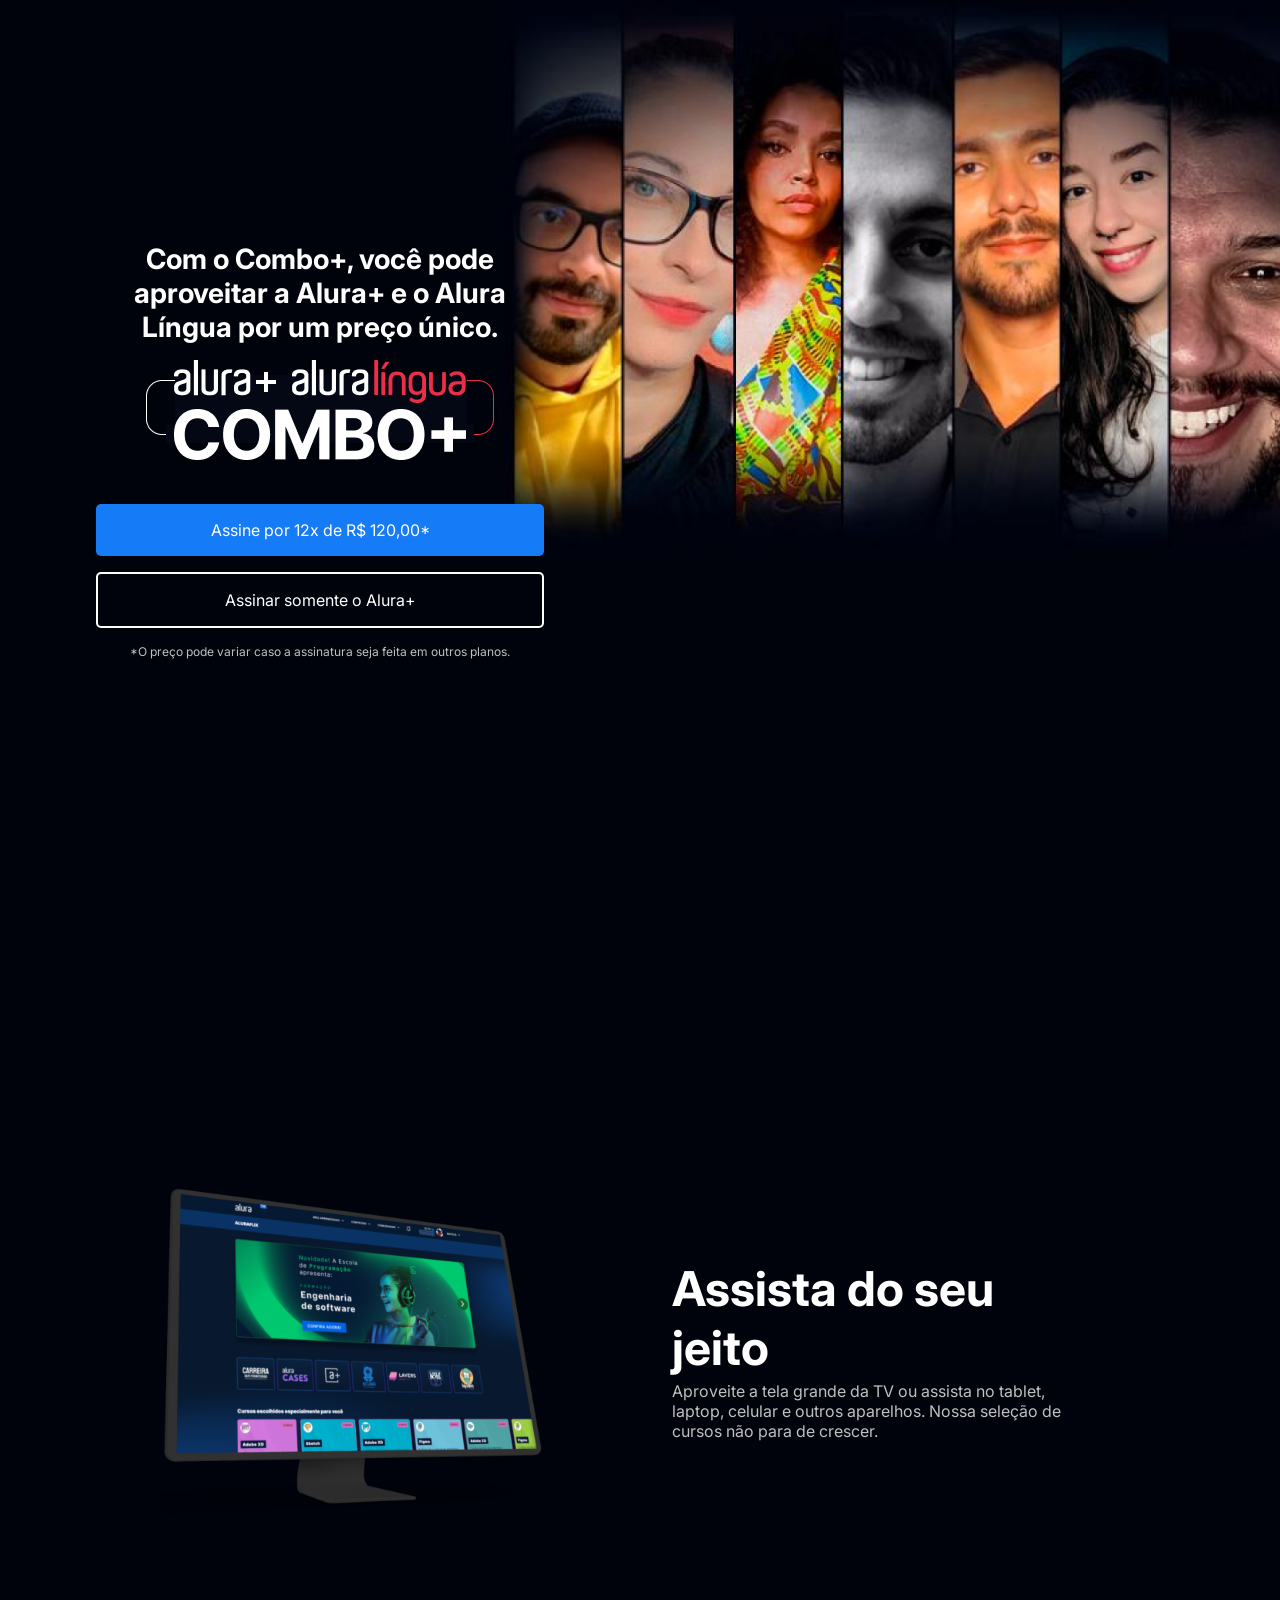
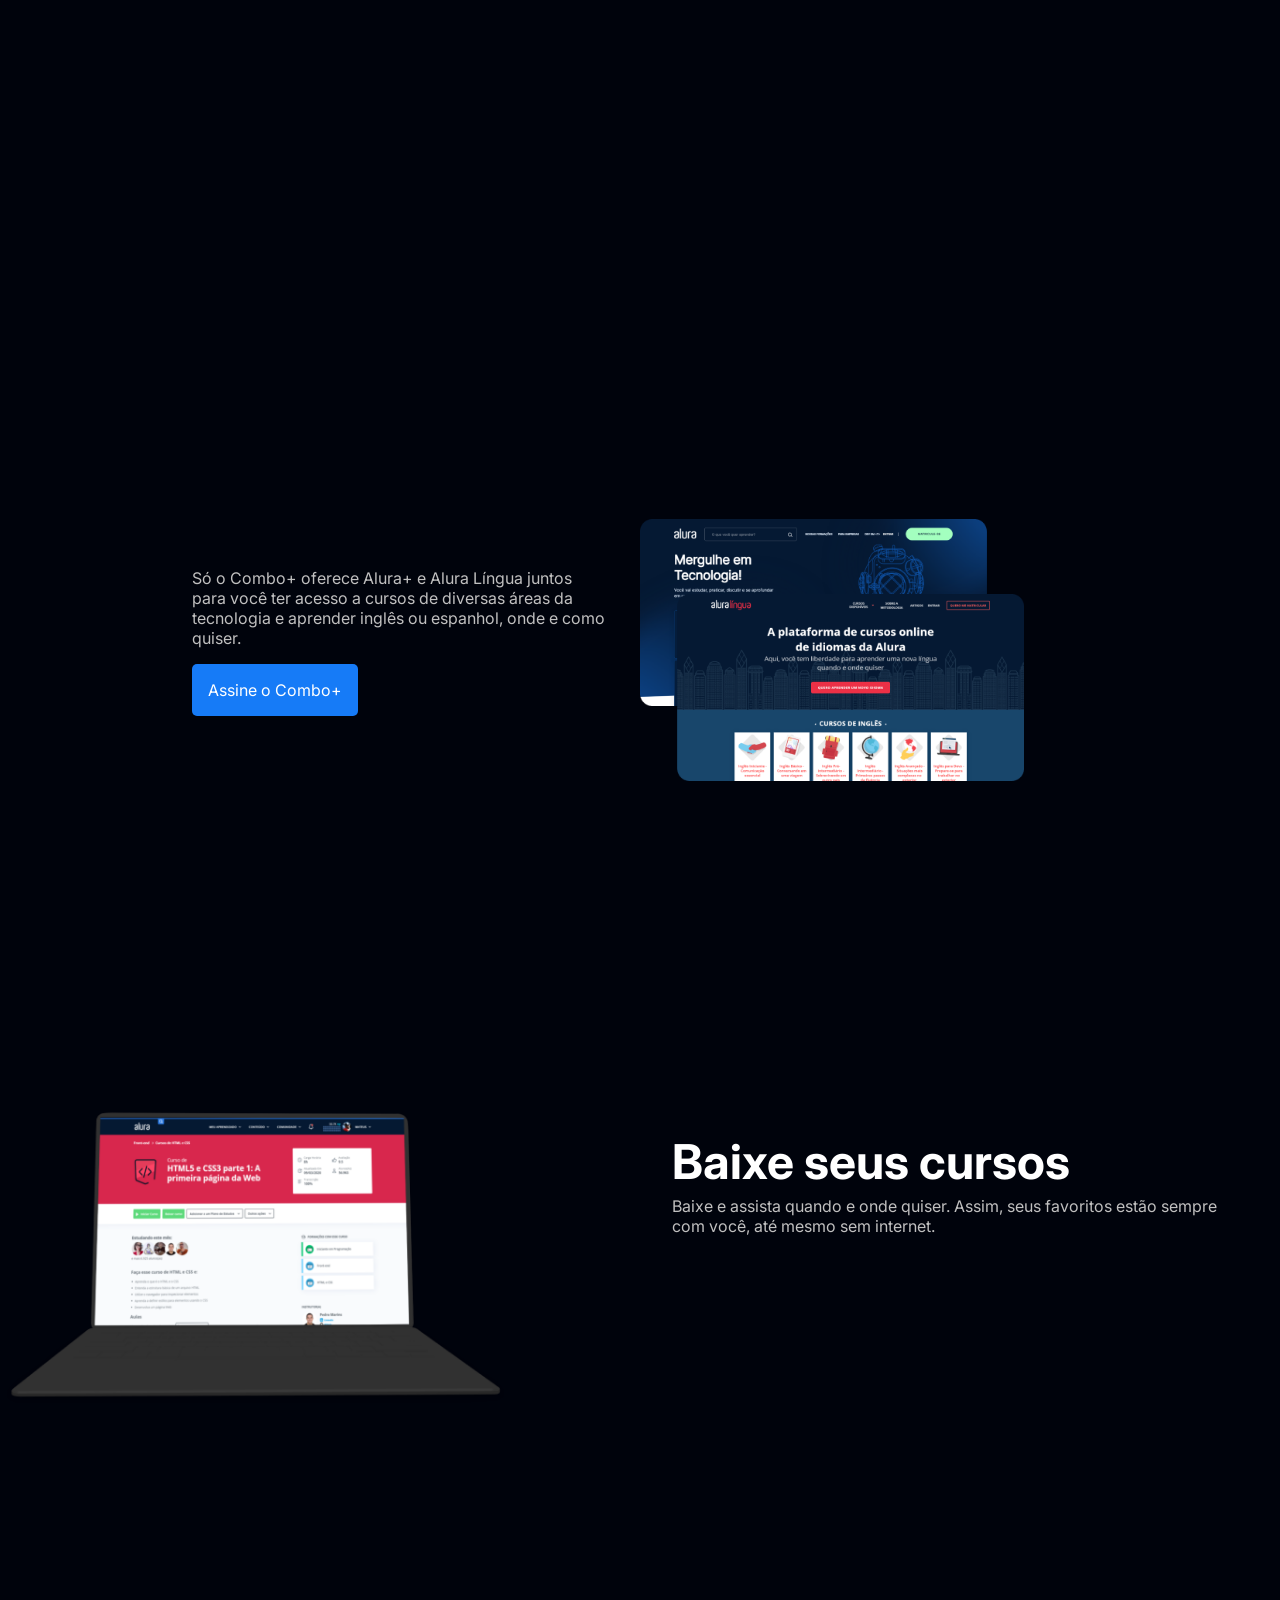
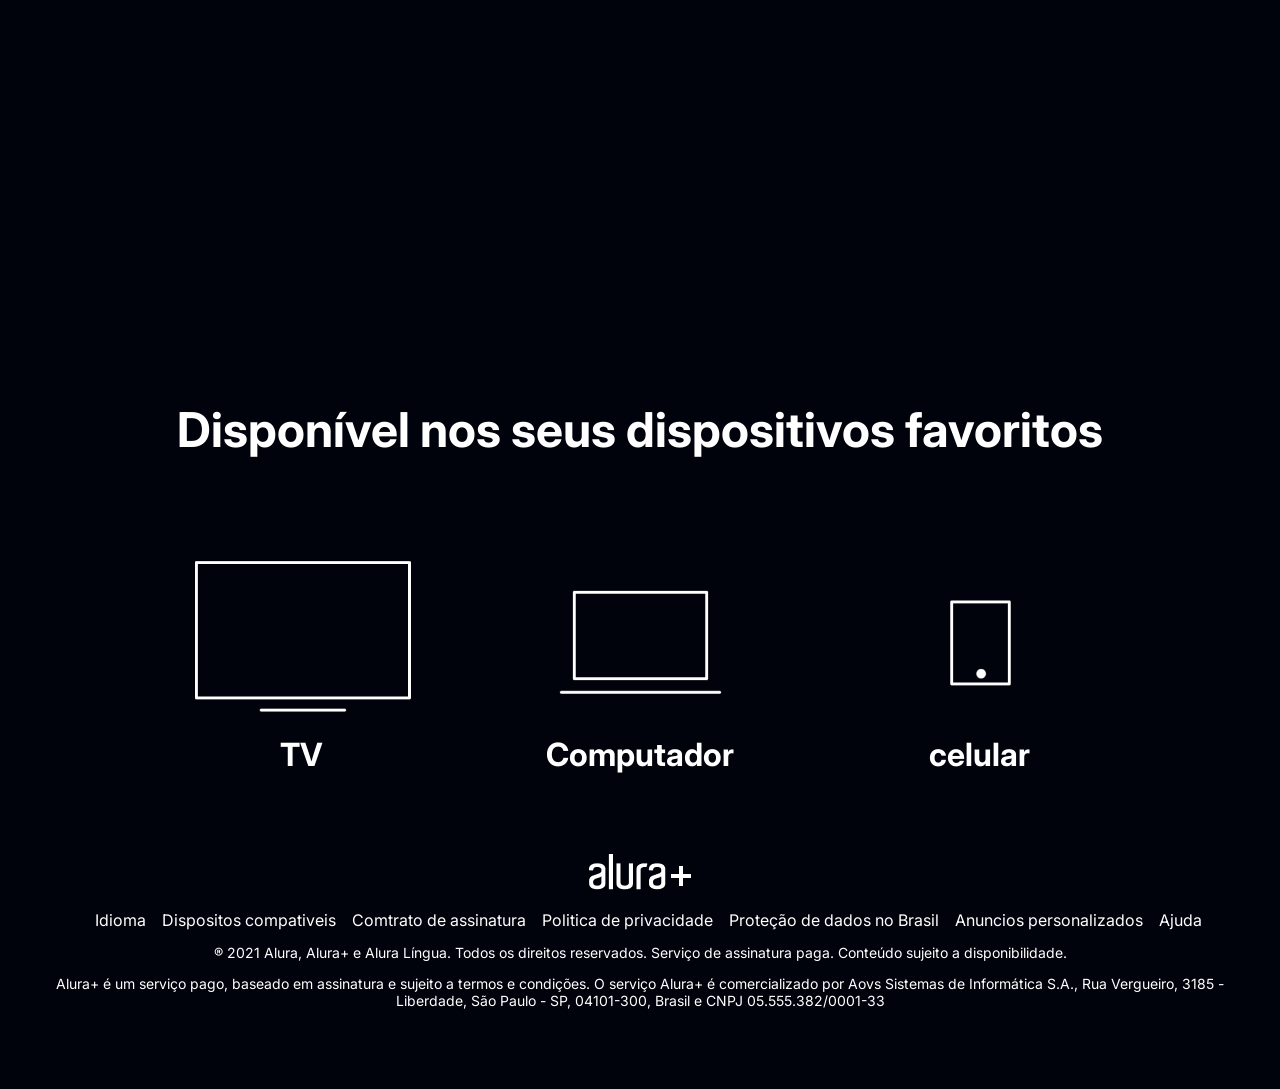
<file: index.html>
<!DOCTYPE html>
<html lang="pt-br">
<head>
    <meta charset="UTF-8">
    <meta http-equiv="X-UA-Compatible" content="IE=edge">
    <meta name="viewport" content="width=device-width, initial-scale=1.0">
    <link rel="stylesheet" href="styles.css">
    <link rel="preconnect" href="https://fonts.googleapis.com">
    <link rel="preconnect" href="https://fonts.gstatic.com" crossorigin>
    <link href="https://fonts.googleapis.com/css2?family=Inter:wght@400;700&display=swap" rel="stylesheet">
    <title>Tela inicial</title>
</head>
<body>
    <section class=" container prin">
        <div class="container__caixa">
            <h1 class="container__tit">Com o Combo+, você pode aproveitar a Alura+ e o Alura Língua por um preço único.</h1>
            <img src="./img/Combo.png" alt="combo" class="container__img">
            <a href="www.alura.com.br" class="container__but">Assine por 12x de R$ 120,00*</a>
            <a href="www.alura.com.br" class="container__but but_sec">Assinar somente o Alura+</a>
            <p class="container__avis">*O preço pode variar caso a assinatura seja feita em outros planos.</p>
        </div>
    </section>

    <section class="container sec">
        <img src="./img/plataformas.png" alt="monitor e celular" class="sec__img">
        <div class="container__descri">
            <h2 class="descri__tit"> Assista do seu jeito</h2>
            <p class="descri__text">Aproveite a tela grande da TV ou assista no tablet, laptop, celular e outros aparelhos. Nossa seleção de cursos não para de crescer.</p>
        </div>
    </section>

    <section class="container ter">
        <div class="container__descri">
            <p class="descri__text">Só o Combo+ oferece Alura+ e Alura Língua juntos para você ter acesso a cursos de diversas áreas da tecnologia e aprender inglês ou espanhol, onde e como quiser.</p>
            <a href="www.alura.com.br" class="container__but sec__but">Assine o Combo+</a>
        </div>
        <img src="./img/Telas.png" alt="telas de entrada" class="sec__img">
    </section>

    <section class="container quar">
        <img src="./img/Notebook.png" alt="Notebook" class="sec__img">
        <div class="container__descri">
            <h2 class="descri__tit">Baixe seus cursos</h2>
            <p class="descri__text">Baixe e assista quando e onde quiser. Assim, seus favoritos estão sempre com você, até mesmo sem internet.</p>
        </div>
    </section>

    <section class="disposit">
        <h2 class="disposit__tit">Disponível nos seus dispositivos favoritos</h2>
        <ul class="disposit__lista">
            <li>
                <img src="./img/tv.png" alt="tv">
                <h3 class="lista__item">TV</h3>
            </li>
            <li>
                <img src="./img/computador.png" alt="computador">
                <h3 class="lista__item">Computador</h3>
            </li>
            <li>
                <img src="./img/celular.png" alt="celulra">
                <h3 class="lista__item">celular</h3>
            </li>
        </ul>
    </section>

    <footer class="rodape">
        <img src="./img/Logo.png" alt="logo" class="rodape__logo">   
        <ul class="rodape__lista">
            <li class="lista__link">
                <a href="#">Idioma</a>
            </li>
            <li class="lista__link">
                <a href="#">Dispositos compativeis</a>
            </li>
            <li class="lista__link">
                <a href="#">Comtrato de assinatura</a>
            </li>
            <li class="lista__link">
                <a href="#">Politica de privacidade</a>
            </li>
            <li class="lista__link">
                <a href="#">Proteção de dados no Brasil</a>
            </li>  
            <li class="lista__link">
                <a href="#">Anuncios personalizados</a>
            </li>
            <li class="lista__link">
                <a href="#">Ajuda</a>
            </li>
        </ul>
        <p class="rodape__text">® 2021 Alura, Alura+ e Alura Língua. Todos os direitos reservados. Serviço de assinatura paga. Conteúdo sujeito a disponibilidade.</p>
        <p class="rodape__text">Alura+ é um serviço pago, baseado em assinatura e sujeito a termos e condições. O serviço Alura+ é comercializado por Aovs Sistemas de Informática S.A., Rua Vergueiro, 3185 - Liberdade, São Paulo - SP, 04101-300, Brasil e CNPJ 05.555.382/0001-33</p>
    </footer>
</body>
</html>
</file>
<file: styles.css>
:root{
    --branco-pri:#ffffff;
    --cinza-sec: #c0c0c0;
    --bot-azul: #167bf7;
    --cor-fundo: #00030c; 
    --fonte-princ:'Inter' ;
    --but-azul-efeito: #4e98ec;
}

*{
    margin: 0;
    padding: 0;
}

body{
    background-color: var(--cor-fundo);
    color: var(--branco-pri);
    font-family: var(--fonte-princ);
    font-size: 16px;
    font-weight: 400;
}
.prin{
    background-image: url(./img/Background.png);
    background-repeat: no-repeat;
    background-size: contain;
    align-items: center;
    text-align: center;
}
.container{
    height: 100vh;
    display: grid;
    grid-template-columns: 50% 50%;
}
.container__caixa{
    margin: 0 6em;
}
.container__tit{
    font-size: 28px;
    font-weight: 700;
}
.container__but{
    background-color: var(--bot-azul);
    border-radius: 5px;
    padding: 1em;
     color: var(--branco-pri);
     display: block;
     text-decoration: none;
     margin-bottom: 1em;
}
.but_sec{
    background-color: transparent;
    border: 2px solid var(--branco-pri);
}
.container__avis{
    font-size: 12px;
    color: var(--cinza-sec);
}
.container__img{
    margin: 1em 0 2em 0;
}
.sec{
    align-items: center;
    margin: 0 10em;
}
.sec__img{
    width: 80%;
}
.descri__tit{
    font-weight: 700;
    font-size: 48px;
    color: var(--branco-pri);
    margin-bottom: 0.1em;
}
.descri__text{
   color: var(--cinza-sec); 
}
.ter{
    align-items: center;
    margin: 0em 10em;
}
.sec__but{
    display: inline-block;
    margin-top: 1em;
}
.container__descri{
    padding: 2em;
}
.disposit{
    text-align: center;
}
.disposit__tit{
    font-size: 48px;
}
.disposit__lista{
    display: flex;
    justify-content: center;
    list-style-type: none;
    margin: 5em 0;
}
.lista__item{
    font-size: 32px;
    color: var(--branco-pri);
}
.rodape{
    text-align: center;
    margin: 5em 3em;
}

.rodape__lista{
    display: flex;
    justify-content: center;
    margin-top: 1em;
    list-style-type: none;
}
.lista__link a{
    color: var(--branco-principal);
    margin-left: 1em;
    text-decoration: none;
}
.rodape__text {
    margin: 1em 0;
    color: var(--cinza-secundario);
    font-size: 14px;
}
.lista__link a:hover{
    color: var(--bot-azul);
}
.lista__link a:active{
    color: purple;
}
.container__but:hover{
    background-color: var(--but-azul-efeito);
    color: var(--cor-fundo);
}
</file>
